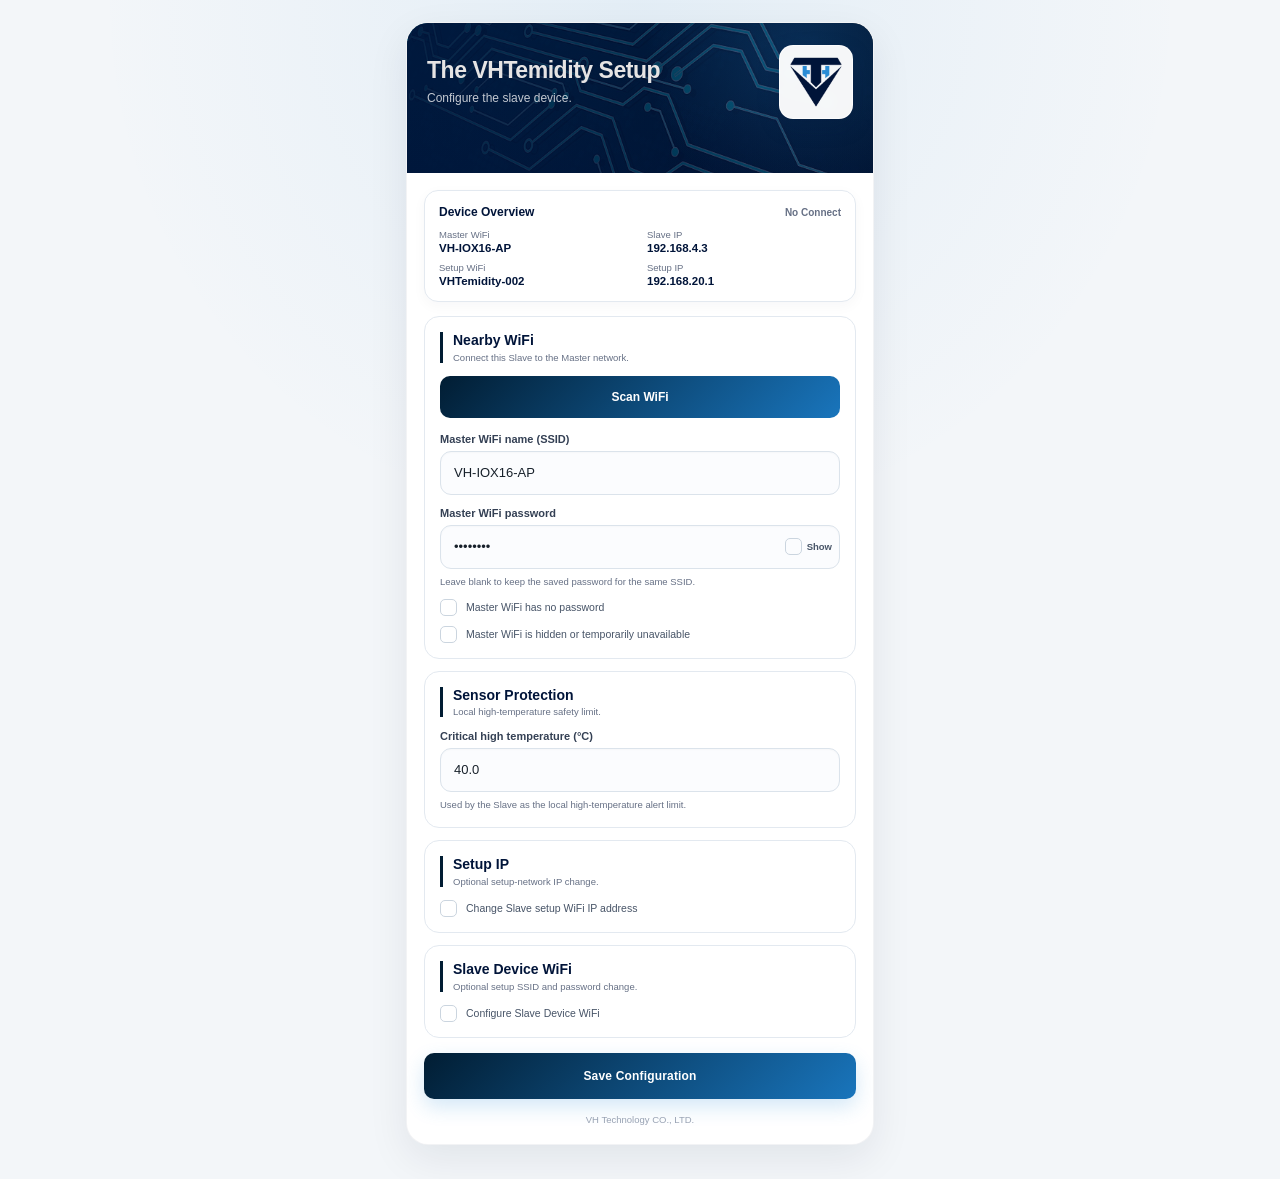
<file: index.html>
<!doctype html>
<html lang="en">
  <head>
    <meta charset="utf-8" />
    <meta name="viewport" content="width=device-width,initial-scale=1" />
    <meta name="theme-color" content="#001439" />
    <title>VHTemidity Slave Setup</title>

    <link rel="stylesheet" href="styles.css" />
  </head>

  <body>
    <div class="wrap">
      <div class="card">
        <header class="hero">
          <div class="hero-top">
            <div>
              <h1>The VHTemidity Setup</h1>
              <p class="sub">Configure the slave device.</p>
            </div>

            <img
              class="header-logo"
              src="vh-logo.png"
              alt="VH Technology Logo"
            />
          </div>
        </header>

        <div class="content">
          <section class="status">
            <div class="status-title">
              <strong>Device Overview</strong>
              <span id="connection_status" class="status-online no-connect"
                >No Connect</span
              >
            </div>

            <div class="status-grid">
              <div class="status-item">
                <span>Master WiFi</span>
                <b>VH-IOX16-AP</b>
              </div>

              <div class="status-item">
                <span>Slave IP</span>
                <b>192.168.4.3</b>
              </div>

              <div class="status-item">
                <span>Setup WiFi</span>
                <b>VHTemidity-002</b>
              </div>

              <div class="status-item">
                <span>Setup IP</span>
                <b>192.168.20.1</b>
              </div>
            </div>
          </section>

          <form
            onsubmit="
              event.preventDefault();
              alert('Preview only');
            "
          >
            <section class="section">
              <div class="section-heading">
                <div>
                  <h2>Nearby WiFi</h2>
                  <p class="section-note">
                    Connect this Slave to the Master network.
                  </p>
                </div>
              </div>

              <button class="scan-button" type="button" onclick="scanWifi()">
                Scan WiFi
              </button>

              <div id="networks"></div>

              <div class="parameter-block">
                <label for="ssid">Master WiFi name (SSID)</label>
                <input
                  id="ssid"
                  type="text"
                  maxlength="32"
                  required
                  value="VH-IOX16-AP"
                />
              </div>

              <div class="parameter-block">
                <label for="password">Master WiFi password</label>
                <div class="password-row">
                  <input
                    id="password"
                    type="password"
                    maxlength="64"
                    value="12345678"
                    aria-describedby="password_alert"
                  />

                  <label class="show-pass">
                    <input
                      type="checkbox"
                      onchange="togglePasswordVisibility('password', this)"
                    />
                    Show
                  </label>
                </div>

                <small id="password_alert" class="password-alert" role="alert">
                  Password must be at least 8 characters.
                </small>

                <small>
                  Leave blank to keep the saved password for the same SSID.
                </small>
              </div>

              <label class="check">
                <input
                  id="open_wifi"
                  type="checkbox"
                  onchange="toggleMasterPassword()"
                />
                <span>Master WiFi has no password</span>
              </label>

              <label class="check">
                <input type="checkbox" />
                <span>Master WiFi is hidden or temporarily unavailable</span>
              </label>
            </section>

            <section class="section">
              <div class="section-heading">
                <div>
                  <h2>Sensor Protection</h2>
                  <p class="section-note">
                    Local high-temperature safety limit.
                  </p>
                </div>
              </div>

              <div class="parameter-block">
                <label for="critical_temp"
                  >Critical high temperature (°C)</label
                >
                <input
                  id="critical_temp"
                  type="number"
                  min="-40"
                  max="125"
                  step="0.1"
                  value="40.0"
                />

                <small>
                  Used by the Slave as the local high-temperature alert limit.
                </small>
              </div>
            </section>

            <section class="section">
              <div class="section-heading">
                <div>
                  <h2>Setup IP</h2>
                  <p class="section-note">Optional setup-network IP change.</p>
                </div>
              </div>

              <label class="check" style="margin-top: 0">
                <input id="change_ip" type="checkbox" onchange="toggleIp()" />
                <span>Change Slave setup WiFi IP address</span>
              </label>

              <div id="ip_fields" class="expand">
                <div class="parameter-block">
                  <label for="device_ip">Setup IP</label>
                  <input
                    id="device_ip"
                    class="setup-ip-input"
                    type="text"
                    value="192.168.20.1"
                    placeholder="192.168.xxx.xxx"
                    inputmode="decimal"
                    maxlength="15"
                    aria-label="Setup IP address"
                    aria-describedby="device_ip_help device_ip_alert"
                    disabled
                  />

                  <small
                    id="device_ip_alert"
                    class="password-alert"
                    role="alert"
                  >
                    Each IP segment must be between 0 and 255.
                  </small>

                  <small id="device_ip_help">
                    Valid range: 192.168.0.0 – 192.168.255.255
                  </small>
                </div>
              </div>
            </section>

            <section class="section">
              <div class="section-heading">
                <div>
                  <h2>Slave Device WiFi</h2>
                  <p class="section-note">
                    Optional setup SSID and password change.
                  </p>
                </div>
              </div>

              <label class="check" style="margin-top: 0">
                <input
                  id="change_ap"
                  type="checkbox"
                  onchange="toggleSection('change_ap', 'ap_fields')"
                />
                <span>Configure Slave Device WiFi</span>
              </label>

              <div id="ap_fields" class="expand">
                <label for="device_ssid">Setup WiFi name (SSID)</label>
                <input id="device_ssid" maxlength="32" value="VHTemidity-002" />

                <label for="device_password">New setup WiFi password</label>
                <div class="password-row">
                  <input
                    id="device_password"
                    type="password"
                    maxlength="63"
                    aria-describedby="device_password_alert"
                  />

                  <label class="show-pass">
                    <input
                      type="checkbox"
                      onchange="
                        togglePasswordVisibility('device_password', this)
                      "
                    />
                    Show
                  </label>
                </div>

                <small
                  id="device_password_alert"
                  class="password-alert"
                  role="alert"
                >
                  Password must be at least 8 characters.
                </small>

                <label for="device_password_confirm"
                  >Confirm setup WiFi password</label
                >
                <div class="password-row">
                  <input
                    id="device_password_confirm"
                    type="password"
                    maxlength="63"
                  />

                  <label class="show-pass">
                    <input
                      type="checkbox"
                      onchange="
                        togglePasswordVisibility(
                          'device_password_confirm',
                          this,
                        )
                      "
                    />
                    Show
                  </label>
                </div>

                <small>
                  Leave the new password blank to keep the saved setup password.
                </small>
              </div>
            </section>

            <div class="save-area">
              <button class="save-button" type="submit">
                Save Configuration
              </button>
            </div>
          </form>

          <p class="footer">VH Technology CO., LTD.</p>
        </div>
      </div>
    </div>

    <script>
      var slaveConnected = false;
      var slaveEverConnected = false;

      function updateConnectionStatus() {
        var status = document.getElementById("connection_status");
        var text = slaveConnected
          ? "Connected"
          : slaveEverConnected
            ? "Disconnected"
            : "No Connect";

        status.textContent = text;
        status.className =
          "status-online " + text.toLowerCase().replace(" ", "-");
      }

      function setSlaveConnectionState(isConnected) {
        slaveConnected = Boolean(isConnected);
        if (slaveConnected) slaveEverConnected = true;
        updateConnectionStatus();
      }

      updateConnectionStatus();

      function togglePasswordVisibility(id, checkbox) {
        document.getElementById(id).type = checkbox.checked
          ? "text"
          : "password";
      }

      function validatePassword(input) {
        var remark = document.getElementById(input.id + "_alert");
        var isTooShort = input.value.length > 0 && input.value.length < 8;
        input.classList.toggle("password-invalid", isTooShort);
        input.setAttribute("aria-invalid", String(isTooShort));
        input.setCustomValidity(
          isTooShort ? "Password must be at least 8 characters." : "",
        );
        remark.classList.toggle("visible", isTooShort);
      }

      ["password", "device_password"].forEach(function (id) {
        var input = document.getElementById(id);
        input.addEventListener("input", function () {
          validatePassword(input);
        });
      });

      function toggleMasterPassword() {
        var on = document.getElementById("open_wifi").checked;
        var password = document.getElementById("password");

        password.disabled = on;

        if (on) {
          password.value = "";
        }

        validatePassword(password);
      }

      function toggleIp() {
        var on = document.getElementById("change_ip").checked;
        document.getElementById("ip_fields").classList.toggle("open", on);
        var input = document.getElementById("device_ip");
        input.disabled = !on;
        if (on) validateIpSuffix(input, false);
      }

      function validateIpSuffix(input, showIncomplete) {
        var prefix = "192.168.";
        var suffix =
          input.value.indexOf(prefix) === 0
            ? input.value.slice(prefix.length)
            : input.value;
        var cleaned = suffix.replace(/[^0-9.]/g, "");
        var dot = cleaned.indexOf(".");
        if (dot !== -1) {
          cleaned =
            cleaned.slice(0, dot + 1) +
            cleaned.slice(dot + 1).replace(/\./g, "");
        }
        cleaned = cleaned.slice(0, 7);
        input.value = prefix + cleaned;

        var parts = cleaned.split(".");
        var inRange = parts.every(function (part) {
          return part === "" || Number(part) <= 255;
        });
        var isValid = /^\d{1,3}\.\d{1,3}$/.test(cleaned) && inRange;
        var showError = !inRange || (showIncomplete && !isValid);
        var remark = document.getElementById("device_ip_alert");

        input.classList.toggle("password-invalid", showError);
        input.setAttribute("aria-invalid", String(!isValid));
        input.setCustomValidity(
          isValid ? "" : "Each IP segment must be between 0 and 255.",
        );
        remark.classList.toggle("visible", showError);
      }

      document
        .getElementById("device_ip")
        .addEventListener("input", function () {
          validateIpSuffix(this, false);
        });
      document
        .getElementById("device_ip")
        .addEventListener("keydown", protectIpPrefix);
      document
        .getElementById("device_ip")
        .addEventListener("click", protectIpCaret);

      function protectIpPrefix(event) {
        if (
          (event.key === "Backspace" && this.selectionStart <= 8) ||
          (event.key === "Delete" && this.selectionStart < 8)
        ) {
          event.preventDefault();
          this.setSelectionRange(8, 8);
        }
      }

      function protectIpCaret() {
        if (this.selectionStart < 8) this.setSelectionRange(8, 8);
      }
      document
        .getElementById("device_ip")
        .addEventListener("blur", function () {
          validateIpSuffix(this, true);
        });

      function toggleSection(checkboxId, fieldId) {
        var on = document.getElementById(checkboxId).checked;
        document.getElementById(fieldId).classList.toggle("open", on);
      }

      function scanWifi() {
        var box = document.getElementById("networks");
        box.innerHTML = "";

        [
          { ssid: "VH-IOX16-AP", rssi: -43, encrypted: true },
          { ssid: "Office-WiFi", rssi: -61, encrypted: true },
          { ssid: "Guest", rssi: -74, encrypted: false },
        ].forEach(function (network) {
          var button = document.createElement("button");

          button.type = "button";
          button.className = "network";

          button.textContent =
            network.ssid + "   " + "(" + network.rssi + " dBm" + ")" + "";

          button.onclick = function () {
            document.getElementById("ssid").value = network.ssid;
            box.innerHTML = "";
          };

          box.appendChild(button);
        });
      }
    </script>
  </body>
</html>
</file>
<file: styles.css>
:root {
  --navy: #001439;
  --blue: #011d33;
  --blue-dark: #042a47;
  --bg: #f3f6f9;
  --surface: #fff;
  --soft: #ebebeb;
  --soft-blue: #eef7fd;
  --text: #17202a;
  --muted: #667085;
  --border: #e3e9f0;
  --success: #18a957;
  --carrot: #ec2c12;
  --carrot-dark: #ec2c12;
  --shadow: 0 14px 40px rgba(0, 20, 57, 0.08);
  --radius: 18px;
}

* {
  box-sizing: border-box;
}

html {
  scroll-behavior: smooth;
}

body {
  margin: 0;
  color: var(--text);
  background:
    radial-gradient(circle at top, rgba(42, 140, 213, 0.08), transparent 34rem),
    var(--bg);
  font-family:
    Montserrat Regular,
    Arial,
    sans-serif;
}

.wrap {
  width: min(100%, 500px);
  margin: 0 auto;
  padding: 22px 16px 34px;
}

.card {
  overflow: hidden;
  background: var(--surface);
  border: 1px solid rgba(0, 20, 57, 0.05);
  border-radius: 22px;
  box-shadow: var(--shadow);
}

/* ---------- HERO ---------- */
.hero {
  position: relative;
  min-height: 150px;
  padding: 22px 20px;
  color: white;
  background:
    linear-gradient(100deg, rgba(0, 20, 57, 0.94), rgba(0, 20, 57, 0.72)),
    url("circuit-background.png") center / cover no-repeat;
  isolation: isolate;
}

.hero::after {
  content: "";
  position: absolute;
  inset: 0;
  z-index: -1;
  background:
    linear-gradient(180deg, transparent 50%, rgba(0, 20, 57, 0.22)),
    radial-gradient(
      circle at 85% 20%,
      rgba(42, 140, 213, 0.22),
      transparent 38%
    );
}

.hero-top {
  display: flex;
  align-items: center;
  justify-content: space-between;
  gap: 20px;
}

h1 {
  margin: 0;
  color: rgb(230, 228, 228);
  font-size: 23px;
  line-height: 1.15;
  letter-spacing: -0.02em;
}

.sub {
  margin: 7px 0 0;
  color: rgba(255, 255, 255, 0.76);
  font-size: 12px;
  line-height: 1.45;
}

.header-logo {
  width: 74px;
  height: 74px;
  object-fit: contain;
  flex: 0 0 auto;
  padding: 8px;
  background: rgba(255, 255, 255, 0.96);
  border: 1px solid rgba(255, 255, 255, 0.75);
  border-radius: 14px;
  box-shadow: 0 8px 22px rgba(0, 20, 57, 0.18);
  backdrop-filter: blur(4px);
}

/* ---------- CONTENT ---------- */
.content {
  padding: 17px;
}

.status {
  margin-bottom: 14px;
  padding: 14px;
  background: #fff;
  border: 1px solid #e3e9f0;
  border-radius: 14px;
  box-shadow: 0 4px 14px rgba(0, 20, 57, 0.035);
}

.status-title {
  display: flex;
  align-items: center;
  justify-content: space-between;
  gap: 12px;
  margin-bottom: 10px;
}

.status-title strong {
  color: var(--navy);
  font-size: 12px;
}

.status-online {
  display: inline-flex;
  align-items: center;
  font-size: 10px;
  font-weight: 700;
}
.status-online.no-connect {
  color: var(--muted);
}
.status-online.connected {
  color: var(--success);
}
.status-online.disconnected {
  color: #d92d20;
}

.status-grid {
  display: grid;
  grid-template-columns: 1fr 1fr;
  gap: 8px 14px;
}

.status-item {
  min-width: 0;
}

.status-item span {
  display: block;
  margin-bottom: 2px;
  color: var(--muted);
  font-size: 9.5px;
}

.status-item b {
  display: block;
  overflow: hidden;
  color: var(--navy);
  font-size: 11.5px;
  text-overflow: ellipsis;
  white-space: nowrap;
}

.section {
  margin-top: 12px;
  padding: 15px;
  background: var(--surface);
  border: 1px solid var(--border);
  border-radius: 15px;
  transition:
    border-color 0.18s ease,
    box-shadow 0.18s ease;
}

.section:hover {
  border-color: #d6e3ee;
  box-shadow: 0 6px 18px rgba(0, 20, 57, 0.04);
}

.section-heading {
  display: block;
  margin-bottom: 13px;
  padding-left: 10px;
  border-left: 3px solid var(--blue);
}

h2 {
  margin: 0;
  color: var(--navy);
  font-size: 14px;
  line-height: 1.2;
}

.section-note {
  margin: 3px 0 0;
  color: var(--muted);
  font-size: 9.5px;
}

label {
  display: block;
  margin: 12px 0 6px;
  color: #344054;
  font-size: 11px;
  font-weight: 600;
}

.parameter-block {
  width: 100%;
  margin-top: 12px;
}

.parameter-block:first-of-type {
  margin-top: 0;
}

.parameter-block > label:first-child {
  margin-top: 0;
}

input,
button {
  font: inherit;
}

input[type="text"],
input[type="password"],
input[type="number"],
input:not([type]) {
  width: 100%;
  height: 44px;
  min-height: 44px;
  padding: 0 13px;
  border: 1px solid #dbe3eb;
  border-radius: 11px;
  outline: none;
  background: #fbfcfe;
  color: var(--text);
  font-size: 13px;
  line-height: 44px;
  box-shadow: inset 0 1px 2px rgba(0, 20, 57, 0.025);
  transition:
    border-color 0.18s ease,
    box-shadow 0.18s ease,
    background 0.18s ease;
}

input[type="text"]:hover,
input[type="password"]:hover,
input[type="number"]:hover,
input:not([type]):hover {
  background: #fff;
  border-color: #cbd6e1;
}

input[type="text"]:focus,
input[type="password"]:focus,
input[type="number"]:focus,
input:not([type]):focus {
  background: #fff;
  border-color: var(--blue);
  box-shadow:
    0 0 0 3px rgba(1, 29, 51, 0.08),
    inset 0 1px 2px rgba(0, 20, 57, 0.02);
}

input[type="text"]:disabled,
input[type="password"]:disabled,
input[type="number"]:disabled,
input:not([type]):disabled {
  background: #f3f5f7;
  border-color: #e4e7ec;
  color: #98a2b3;
  box-shadow: none;
}

small {
  display: block;
  margin-top: 6px;
  color: var(--muted);
  font-size: 9.5px;
  line-height: 1.45;
}

button {
  width: 100%;
  min-height: 42px;
  padding: 10px 13px;
  border: 0;
  border-radius: 10px;
  background: linear-gradient(135deg, var(--blue), #1975bc);
  color: #fff;
  font-size: 12px;
  font-weight: 700;
  cursor: pointer;
  transition:
    transform 0.15s ease,
    box-shadow 0.15s ease,
    filter 0.15s ease;
}

button:hover {
  transform: translateY(-1px);
  box-shadow: 0 7px 18px rgba(42, 140, 213, 0.22);
  filter: brightness(1.02);
}

button:active {
  transform: translateY(0);
}

.scan-button {
  margin-bottom: 3px;
}

.network {
  margin-top: 7px;
  min-height: 40px;
  padding: 9px 11px;
  background: #f7f9fb;
  border: 1px solid var(--border);
  color: var(--navy);
  text-align: left;
  font-size: 11px;
  font-weight: 600;
  box-shadow: none;
}

.network:hover {
  background: #eef6fc;
  border-color: #cfe5f5;
  box-shadow: none;
}

.password-row {
  position: relative;
  width: 100%;
}

.password-row > input[type="password"],
.password-row > input[type="text"] {
  width: 100%;
  padding-right: 78px;
}

.show-pass {
  position: absolute;
  top: 50%;
  right: 8px;
  transform: translateY(-50%);
  height: 30px;
  min-width: auto;
  display: inline-flex;
  align-items: center;
  justify-content: center;
  gap: 5px;
  margin: 0;
  padding: 0;
  color: #475467;
  background: transparent;
  border: 0;
  border-radius: 0;
  box-shadow: none;
  font-size: 9.5px;
  font-weight: 600;
  white-space: nowrap;
  cursor: pointer;
}

.show-pass input {
  width: 14px;
  height: 14px;
  margin: 0;
  padding: 0;
}

.password-alert {
  display: none;
  margin-top: 4px;
  color: #b42318;
  font-weight: 400;
}
.password-alert.visible {
  display: block;
}
input.password-invalid {
  border-color: #d92d20;
}

.ip-input-group {
  display: flex;
  align-items: center;
  width: 100%;
  min-height: 46px;
  margin-top: 6px;
  overflow: hidden;
  border: 1px solid #cbd5e1;
  border-radius: 10px;
  background: #fff;
  box-shadow: 0 1px 2px #1018280d;
  transition:
    border-color 0.2s,
    box-shadow 0.2s;
}
.ip-prefix {
  display: flex;
  align-items: center;
  align-self: stretch;
  padding: 0 12px;
  border: 0;
  border-right: 1px solid #e2e8f0;
  background: #f8fafc;
  color: #475467;
  font-weight: 500;
  white-space: nowrap;
}
.ip-input-group input {
  flex: 1;
  min-width: 0;
  margin: 0;
  padding: 11px 13px;
  border: 0;
  border-radius: 0;
  background: transparent;
  font-variant-numeric: tabular-nums;
  letter-spacing: 0.02em;
}
.ip-input-group input:focus {
  outline: 0;
  border: 0;
}
.ip-input-group:focus-within {
  border-color: #2a8cd5;
  box-shadow: 0 0 0 3px #2a8cd526;
}
.ip-input-group:has(input.password-invalid) {
  border-color: #d92d20;
  box-shadow: 0 0 0 3px #d92d201a;
}

.check {
  display: flex;
  align-items: center;
  gap: 9px;
  margin: 10px 0 0;
  padding: 0;
  color: #475467;
  background: transparent;
  border: 0;
  border-radius: 0;
  box-shadow: none;
  font-size: 10.5px;
  font-weight: 500;
  line-height: 1.4;
  cursor: pointer;
}

.check input {
  flex: 0 0 17px;
  margin: 0;
}

.expand {
  max-height: 0;
  opacity: 0;
  overflow: hidden;
  transform: translateY(-5px);
  transition:
    max-height 0.28s ease,
    opacity 0.2s ease,
    transform 0.28s ease,
    margin-top 0.28s ease;
}

.expand.open {
  max-height: 420px;
  opacity: 1;
  transform: translateY(0);
  margin-top: 8px;
}

.save-area {
  margin-top: 15px;
}

.save-button {
  min-height: 46px;
  letter-spacing: 0.015em;
  box-shadow: 0 8px 20px rgba(42, 140, 213, 0.2);
}

.footer {
  margin: 15px 0 2px;
  text-align: center;
  color: #98a2b3;
  font-size: 9.5px;
}

/* ---------- CARROT CHECKBOX ---------- */
input[type="checkbox"] {
  -webkit-appearance: none;
  appearance: none;
  width: 17px;
  height: 17px;
  min-width: 17px;
  margin: 0;
  padding: 0;
  display: inline-grid;
  place-content: center;
  border: 1.5px solid #cbd5df;
  border-radius: 5px;
  background: transparent;
  cursor: pointer;
  transition:
    background 0.16s ease,
    border-color 0.16s ease,
    box-shadow 0.16s ease,
    transform 0.12s ease;
}

input[type="checkbox"]::before {
  content: "";
  width: 8px;
  height: 4px;
  border-left: 2px solid #ffffff;
  border-bottom: 2px solid #ffffff;
  transform: rotate(-45deg) scale(0);
  transform-origin: center;
  margin-top: -2px;
  transition: transform 0.12s ease;
}

input[type="checkbox"]:hover {
  border-color: var(--carrot);
  box-shadow: 0 0 0 3px rgba(237, 145, 33, 0.08);
}

input[type="checkbox"]:checked {
  background: var(--carrot);
  border-color: var(--carrot);
  box-shadow: 0 0 0 3px rgba(237, 145, 33, 0.1);
}

input[type="checkbox"]:checked::before {
  transform: rotate(-45deg) scale(1);
}

input[type="checkbox"]:active {
  transform: scale(0.93);
}

input[type="checkbox"]:focus-visible {
  outline: none;
  box-shadow: 0 0 0 3px rgba(237, 145, 33, 0.18);
}

@media (max-width: 380px) {
  .wrap {
    padding: 0;
  }

  .card {
    min-height: 100vh;
    border-radius: 0;
  }

  .hero {
    min-height: 142px;
  }

  .header-logo {
    width: 64px;
    height: 64px;
    padding: 7px;
    border-radius: 12px;
  }

  h1 {
    font-size: 21px;
  }

  .status-grid {
    grid-template-columns: 1fr;
    gap: 7px;
  }

  .show-pass {
    right: 6px;
    min-width: 56px;
  }

  .password-row > input[type="password"],
  .password-row > input[type="text"] {
    padding-right: 75px;
  }
}
</file>
